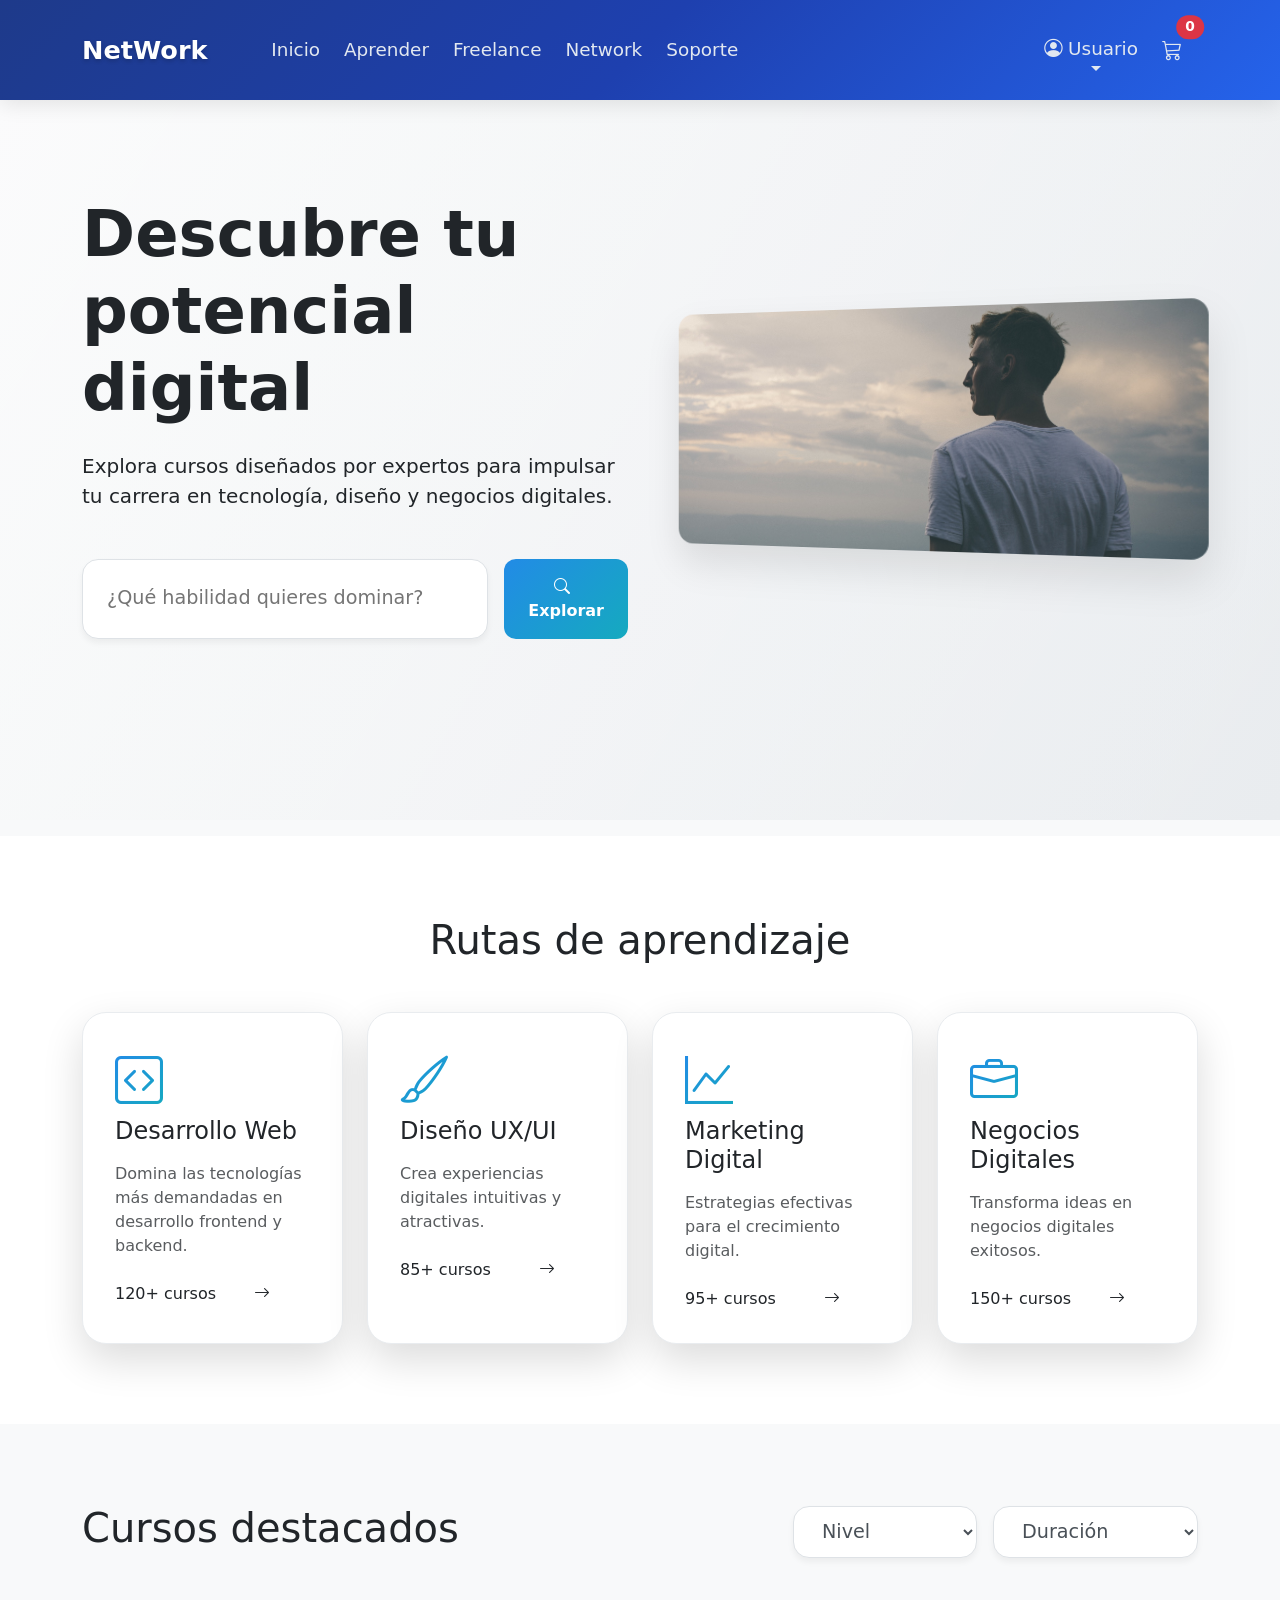
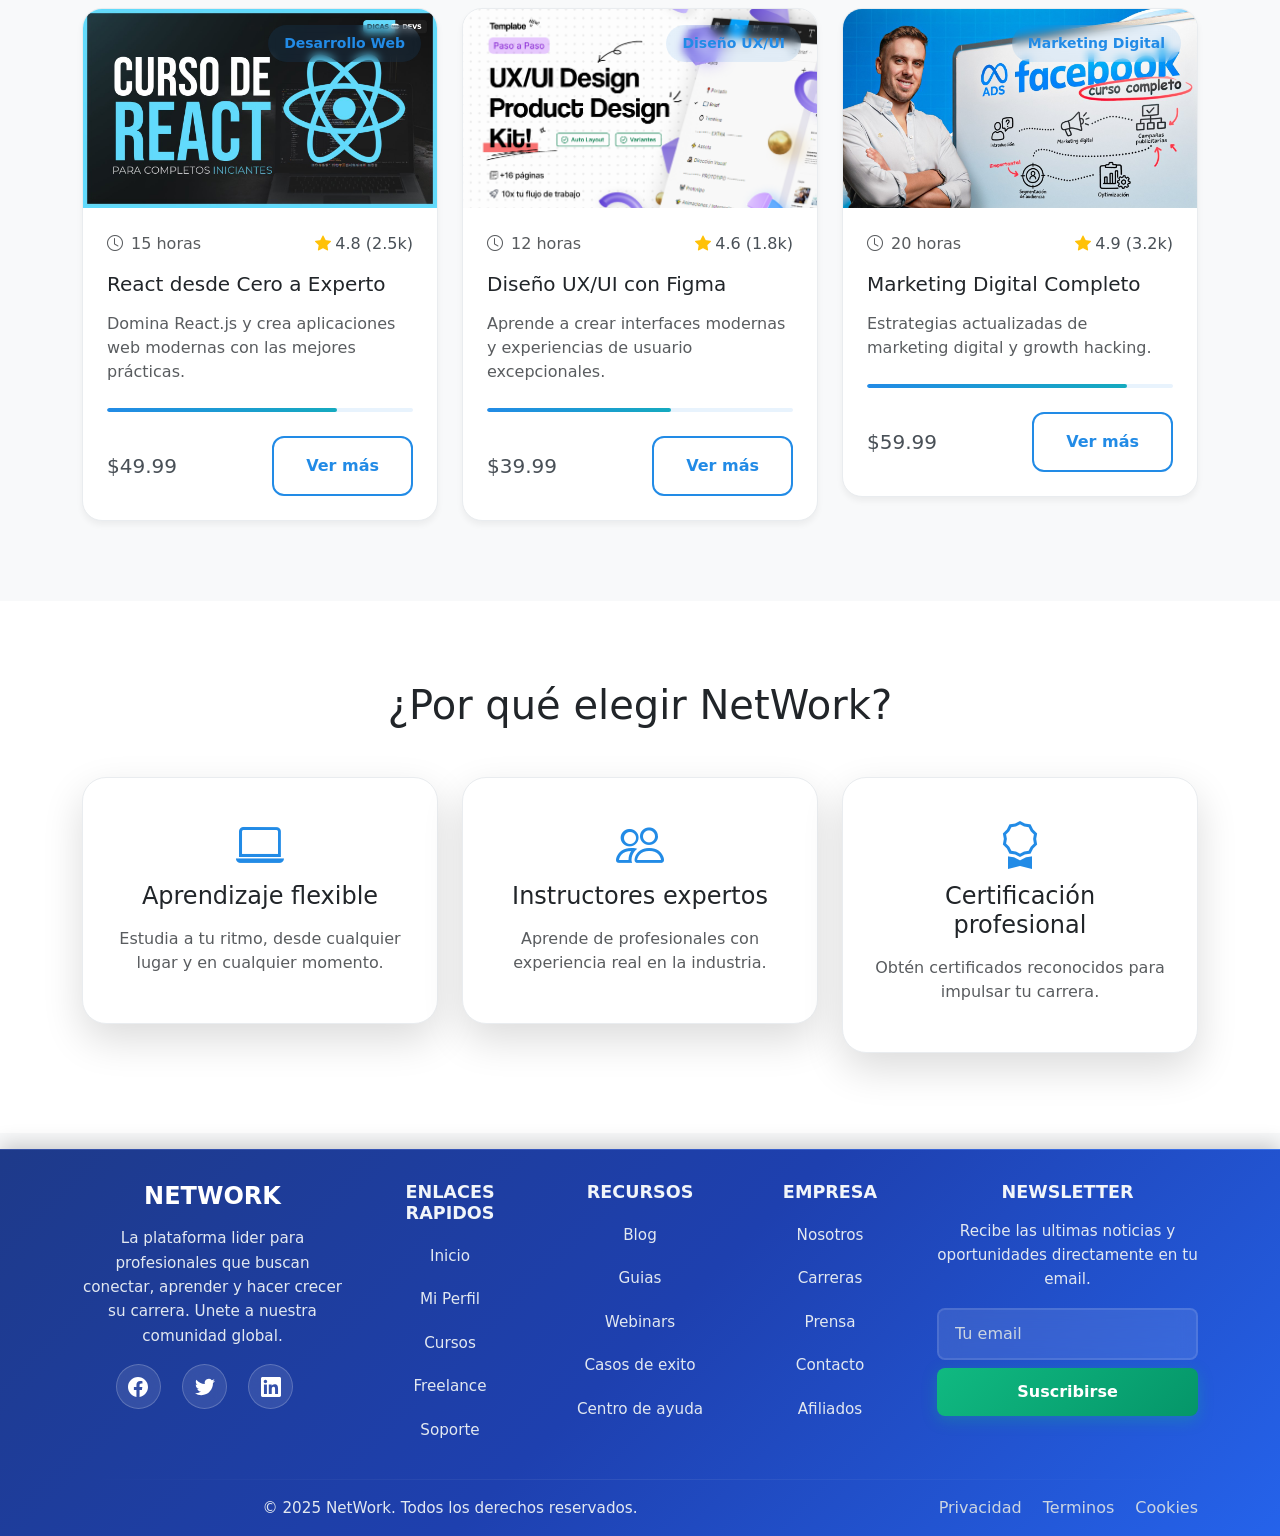
<file: aprender.html>
<!DOCTYPE html>
<html>

<head>
    <title>NetWork - Aprender</title>
    <link href="./css/bootstrap.min.css" rel="stylesheet">
    <link href="https://cdn.jsdelivr.net/npm/bootstrap-icons@1.11.3/font/bootstrap-icons.min.css" rel="stylesheet">
    <script src="./js/bootstrap.bundle.min.js"></script>
    <link rel="stylesheet" href="./css/style.css">
</head>

<body>
    <header></header>

    <main>
        <!-- Hero Section -->
        <section class="learn-hero">
            <div class="container learn-content">
                <div class="row align-items-center">
                    <div class="col-lg-6">
                        <h1 class="display-3 fw-bold mb-4">Descubre tu potencial digital</h1>
                        <p class="lead mb-5">Explora cursos diseñados por expertos para impulsar tu carrera en tecnología, diseño y negocios digitales.</p>
                        <form class="d-flex gap-3 mb-4" id="searchForm">
                            <input type="search" class="learn-search" placeholder="¿Qué habilidad quieres dominar?">
                            <button class="learn-btn-primary px-4" type="submit">
                                <i class="bi bi-search me-2"></i>Explorar
                            </button>
                        </form>
                    </div>
                    <div class="col-lg-6 d-none d-lg-block">
                        <img src="./img/man-horizon.jpg" alt="Aprendizaje" class="img-fluid rounded-4" style="transform: perspective(1000px) rotateY(-15deg); box-shadow: 0 20px 40px rgba(0,0,0,0.1);">
                    </div>
                </div>
            </div>
        </section>

        <!-- Categorías -->
        <section class="learn-categories">
            <div class="container">
                <h2 class="text-center h1 mb-5">Rutas de aprendizaje</h2>
                <div class="row g-4">
                    <div class="col-md-6 col-lg-3">
                        <div class="learn-category-card h-100">
                            <i class="bi bi-code-square learn-category-icon"></i>
                            <h3 class="h4 mb-3">Desarrollo Web</h3>
                            <p class="mb-4 text-muted">Domina las tecnologías más demandadas en desarrollo frontend y backend.</p>
                            <div class="d-flex justify-content-between align-items-center">
                                <span>120+ cursos</span>
                                <i class="bi bi-arrow-right"></i>
                            </div>
                        </div>
                    </div>
                    <div class="col-md-6 col-lg-3">
                        <div class="learn-category-card h-100">
                            <i class="bi bi-brush learn-category-icon"></i>
                            <h3 class="h4 mb-3">Diseño UX/UI</h3>
                            <p class="mb-4 text-muted">Crea experiencias digitales intuitivas y atractivas.</p>
                            <div class="d-flex justify-content-between align-items-center">
                                <span>85+ cursos</span>
                                <i class="bi bi-arrow-right"></i>
                            </div>
                        </div>
                    </div>
                    <div class="col-md-6 col-lg-3">
                        <div class="learn-category-card h-100">
                            <i class="bi bi-graph-up learn-category-icon"></i>
                            <h3 class="h4 mb-3">Marketing Digital</h3>
                            <p class="mb-4 text-muted">Estrategias efectivas para el crecimiento digital.</p>
                            <div class="d-flex justify-content-between align-items-center">
                                <span>95+ cursos</span>
                                <i class="bi bi-arrow-right"></i>
                            </div>
                        </div>
                    </div>
                    <div class="col-md-6 col-lg-3">
                        <div class="learn-category-card h-100">
                            <i class="bi bi-briefcase learn-category-icon"></i>
                            <h3 class="h4 mb-3">Negocios Digitales</h3>
                            <p class="mb-4 text-muted">Transforma ideas en negocios digitales exitosos.</p>
                            <div class="d-flex justify-content-between align-items-center">
                                <span>150+ cursos</span>
                                <i class="bi bi-arrow-right"></i>
                            </div>
                        </div>
                    </div>
                </div>
            </div>
        </section>

        <!-- Cursos -->
        <section class="learn-courses">
            <div class="container">
                <div class="d-flex justify-content-between align-items-center mb-5">
                    <h2 class="h1">Cursos destacados</h2>
                    <div class="d-flex gap-3">
                        <select class="learn-search" style="width: auto">
                            <option value="">Nivel</option>
                            <option>Principiante</option>
                            <option>Intermedio</option>
                            <option>Avanzado</option>
                        </select>
                        <select class="learn-search" style="width: auto">
                            <option value="">Duración</option>
                            <option>Corto (0-5h)</option>
                            <option>Medio (5-10h)</option>
                            <option>Largo (10h+)</option>
                        </select>
                    </div>
                </div>

                <div class="row g-4">
                    <!-- Curso 1 -->
                    <div class="col-md-6 col-lg-4">
                        <div class="learn-course-card">
                            <div class="learn-course-image">
                                <img src="./img/react.jpg" alt="React Course">
                                <span class="learn-course-badge">Desarrollo Web</span>
                            </div>
                            <div class="learn-course-content">
                                <div class="d-flex justify-content-between align-items-center mb-3">
                                    <span class="text-muted"><i class="bi bi-clock me-2"></i>15 horas</span>
                                    <div class="d-flex align-items-center">
                                        <i class="bi bi-star-fill text-warning me-1"></i>
                                        <span>4.8 (2.5k)</span>
                                    </div>
                                </div>
                                <h5 class="mb-3">React desde Cero a Experto</h5>
                                <p class="text-muted mb-4">Domina React.js y crea aplicaciones web modernas con las mejores prácticas.</p>
                                <div class="learn-course-progress mb-4">
                                    <div class="learn-course-progress-bar" style="width: 75%"></div>
                                </div>
                                <div class="d-flex justify-content-between align-items-center">
                                    <span class="h5 mb-0">$49.99</span>
                                    <button class="learn-btn-outline" data-bs-toggle="modal" data-bs-target="#courseModal">Ver más</button>
                                </div>
                            </div>
                        </div>
                    </div>

                    <!-- Curso 2 -->
                    <div class="col-md-6 col-lg-4">
                        <div class="learn-course-card">
                            <div class="learn-course-image">
                                <img src="./img/figma.jpg" alt="UX/UI Course">
                                <span class="learn-course-badge">Diseño UX/UI</span>
                            </div>
                            <div class="learn-course-content">
                                <div class="d-flex justify-content-between align-items-center mb-3">
                                    <span class="text-muted"><i class="bi bi-clock me-2"></i>12 horas</span>
                                    <div class="d-flex align-items-center">
                                        <i class="bi bi-star-fill text-warning me-1"></i>
                                        <span>4.6 (1.8k)</span>
                                    </div>
                                </div>
                                <h5 class="mb-3">Diseño UX/UI con Figma</h5>
                                <p class="text-muted mb-4">Aprende a crear interfaces modernas y experiencias de usuario excepcionales.</p>
                                <div class="learn-course-progress mb-4">
                                    <div class="learn-course-progress-bar" style="width: 60%"></div>
                                </div>
                                <div class="d-flex justify-content-between align-items-center">
                                    <span class="h5 mb-0">$39.99</span>
                                    <button class="learn-btn-outline" data-bs-toggle="modal" data-bs-target="#courseModal">Ver más</button>
                                </div>
                            </div>
                        </div>
                    </div>

                    <!-- Curso 3 -->
                    <div class="col-md-6 col-lg-4">
                        <div class="learn-course-card">
                            <div class="learn-course-image">
                                <img src="./img/marketingdigital.jpg" alt="Marketing Course">
                                <span class="learn-course-badge">Marketing Digital</span>
                            </div>
                            <div class="learn-course-content">
                                <div class="d-flex justify-content-between align-items-center mb-3">
                                    <span class="text-muted"><i class="bi bi-clock me-2"></i>20 horas</span>
                                    <div class="d-flex align-items-center">
                                        <i class="bi bi-star-fill text-warning me-1"></i>
                                        <span>4.9 (3.2k)</span>
                                    </div>
                                </div>
                                <h5 class="mb-3">Marketing Digital Completo</h5>
                                <p class="text-muted mb-4">Estrategias actualizadas de marketing digital y growth hacking.</p>
                                <div class="learn-course-progress mb-4">
                                    <div class="learn-course-progress-bar" style="width: 85%"></div>
                                </div>
                                <div class="d-flex justify-content-between align-items-center">
                                    <span class="h5 mb-0">$59.99</span>
                                    <button class="learn-btn-outline" data-bs-toggle="modal" data-bs-target="#courseModal">Ver más</button>
                                </div>
                            </div>
                        </div>
                    </div>
                </div>
            </div>
        </section>

        <!-- Beneficios -->
        <section class="learn-benefits">
            <div class="container">
                <h2 class="text-center h1 mb-5">¿Por qué elegir NetWork?</h2>
                <div class="row g-4">
                    <div class="col-md-4">
                        <div class="learn-benefit-card">
                            <i class="bi bi-laptop learn-benefit-icon"></i>
                            <h4 class="mb-3">Aprendizaje flexible</h4>
                            <p class="text-muted">Estudia a tu ritmo, desde cualquier lugar y en cualquier momento.</p>
                        </div>
                    </div>
                    <div class="col-md-4">
                        <div class="learn-benefit-card">
                            <i class="bi bi-people learn-benefit-icon"></i>
                            <h4 class="mb-3">Instructores expertos</h4>
                            <p class="text-muted">Aprende de profesionales con experiencia real en la industria.</p>
                        </div>
                    </div>
                    <div class="col-md-4">
                        <div class="learn-benefit-card">
                            <i class="bi bi-award learn-benefit-icon"></i>
                            <h4 class="mb-3">Certificación profesional</h4>
                            <p class="text-muted">Obtén certificados reconocidos para impulsar tu carrera.</p>
                        </div>
                    </div>
                </div>
            </div>
        </section>

        <!-- Modal de curso -->
        <div class="modal fade learn-modal" id="courseModal" tabindex="-1">
            <div class="modal-dialog modal-lg">
                <div class="modal-content">
                    <div class="modal-header">
                        <button type="button" class="btn-close" data-bs-dismiss="modal" aria-label="Cerrar">
                            <i class="bi bi-x"></i>
                        </button>
                    </div>
                    <div class="modal-body">
                        <div class="row">
                            <div class="col-lg-8">
                                <span class="learn-course-badge mb-2">Desarrollo Web</span>
                                <h3 class="mb-3">React desde Cero a Experto</h3>
                                <div class="d-flex align-items-center mb-4">
                                    <div class="me-4">
                                        <i class="bi bi-star-fill text-warning me-1"></i>
                                        <span>4.8</span>
                                    </div>
                                    <span class="text-muted">2,500 estudiantes</span>
                                </div>
                                <p class="mb-4">Domina React.js y crea aplicaciones web modernas con las mejores prácticas. Este curso te llevará desde los conceptos básicos hasta técnicas avanzadas.</p>
                                
                                <h5 class="mb-3">Lo que aprenderás</h5>
                                <ul class="learn-feature-list list-unstyled">
                                    <li><i class="bi bi-check2-circle"></i>Fundamentos de React y JSX</li>
                                    <li><i class="bi bi-check2-circle"></i>Hooks y gestión de estado</li>
                                    <li><i class="bi bi-check2-circle"></i>Context API y Redux</li>
                                    <li><i class="bi bi-check2-circle"></i>Testing y optimización</li>
                                </ul>
                            </div>
                            <div class="col-lg-4">
                                <div class="learn-price-card">
                                    <h4 class="mb-4">$49.99</h4>
                                    <ul class="list-unstyled mb-4">
                                        <li class="mb-3"><i class="bi bi-clock me-2"></i>15 horas de video</li>
                                        <li class="mb-3"><i class="bi bi-file-text me-2"></i>5 proyectos prácticos</li>
                                        <li class="mb-3"><i class="bi bi-infinity me-2"></i>Acceso de por vida</li>
                                        <li class="mb-3"><i class="bi bi-award me-2"></i>Certificado</li>
                                    </ul>
                                    <button class="learn-btn-primary w-100 mb-2">Inscribirme ahora</button>
                                    <button class="learn-btn-outline w-100">Añadir al carrito</button>
                                </div>
                            </div>
                        </div>
                    </div>
                </div>
            </div>
        </div>
    </main>

    <footer class="footer text-center mt-3"></footer>

    <!-- Scripts -->
    <script src="./js/components/header.js"></script>
    <script src="./js/components/footer.js"></script>
    <script src="./js/index.js"></script>
    <script src="./js/aprender.js"></script>
</body>

</html>
</file>
<file: css/style.css>
/* ===========================================
   ESTILOS PARA PÁGINA DE INICIO (INDEX)
   =========================================== */

.background-img {
    position: relative;
    width: 100%;
    height: 100vh;
    background-image: url('../img/man-horizon.jpg');
    background-size: cover;
}

.navbar-inicio {
    width: 100%;
    background: #0000004D;
    backdrop-filter: blur(5px);
    padding: 1.5rem 1rem;
    font-size: 1.25rem;
    box-shadow: 0 4px 20px rgba(0, 0, 0, 0.1);
}

.navbar-brand-inicio {
    position: absolute;
    top: 25%;
    left: 4%;
    font-size: 1.6rem;
    font-weight: 700;
    color: #ffffff;
    text-shadow: 0 2px 4px rgba(0, 0, 0, 0.2);
    text-decoration: none;
}

.nav-link-inicio {
    color: #ffffff;
    text-decoration: none;
    font-weight: 600;
    padding: 8px 16px;
    border-radius: 6px;
}

.nav-link-inicio:hover {
    background-color: rgba(255, 255, 255, 0.1);
}

.img-text {
    position: absolute;
    top: 40%;
    left: 10%;
    max-width: 600px;
    color: white;
    font-weight: bold;
    text-shadow: 2px 2px 4px rgba(0, 0, 0, 0.7);
    animation: scale-up-center 2s;
}

.index-network {
    background: #ffffff;
    padding: 5rem 0;
    animation: appear linear;
    animation-timeline: view();
    animation-range: entry 0;
}

.main-text {
    max-width: 800px;
    text-align: center;
    margin: 0 auto;
}

.index-benefits {
    background: #f8f9fa;
    padding: 5rem 0;
    animation: appear linear;
    animation-timeline: view();
    animation-range: entry 0;
}

/* Animaciones para la página de inicio */
@keyframes scale-up-center {
    0% {
        transform: scale(.5)
    }

    100% {
        transform: scale(1)
    }
}

@keyframes appear {
    from {
        opacity: 0;
        scale: 0.5;
    }

    to {
        opacity: 1;
        scale: 1;
    }
}

/* ===========================================
   ESTILOS PARA FORMULARIOS DE AUTENTICACIÓN LIMPIOS
   =========================================== */

.auth-body {
    background: linear-gradient(135deg, #f8fafc 0%, #e2e8f0 100%);
    min-height: 100vh;
    font-family: 'Segoe UI', Tahoma, Geneva, Verdana, sans-serif;
}

.auth-header {
    background: linear-gradient(135deg, #1e3a8a 0%, #1e40af 50%, #2563eb 100%);
    box-shadow: 0 4px 20px rgba(0, 0, 0, 0.1);
    backdrop-filter: blur(10px);
    padding: 1.5rem 0;
    position: sticky;
    top: 0;
    z-index: 10;
}

.auth-brand {
    font-size: 1.5rem;
    font-weight: 700;
    color: #ffffff;
    text-decoration: none;
    text-shadow: 0 2px 4px rgba(0, 0, 0, 0.2);
    display: flex;
    align-items: center;
    transition: all 0.3s ease;
}

.auth-brand:hover {
    color: #10b981;
    text-decoration: none;
    transform: scale(1.05);
}

.auth-nav-link {
    color: #e2e8f0;
    text-decoration: none;
    font-size: 0.9rem;
    font-weight: 500;
    padding: 0.5rem 1rem;
    border-radius: 6px;
    transition: all 0.3s ease;
}

.auth-nav-link:hover {
    color: #10b981;
    text-decoration: none;
    background-color: rgba(255, 255, 255, 0.1);
    transform: translateY(-2px);
}

.auth-main {
    padding: 3rem 0;
    min-height: calc(100vh - 80px);
    display: flex;
    align-items: center;
}

.auth-card-clean {
    background: white;
    border-radius: 16px;
    padding: 2.5rem;
    box-shadow: 0 4px 6px -1px rgba(0, 0, 0, 0.1), 0 2px 4px -1px rgba(0, 0, 0, 0.06);
    border: 1px solid #e2e8f0;
    max-width: 100%;
}

.auth-title-clean {
    font-size: 1.875rem;
    font-weight: 700;
    color: #1e293b;
    margin-bottom: 0.5rem;
}

.auth-subtitle-clean {
    color: #64748b;
    font-size: 1rem;
    margin-bottom: 0;
}

.auth-form-clean .form-label {
    font-weight: 600;
    color: #374151;
    margin-bottom: 0.5rem;
    font-size: 0.9rem;
    display: flex;
    align-items: center;
}

.form-control-clean {
    border: 1.5px solid #d1d5db;
    border-radius: 8px;
    padding: 0.75rem 1rem;
    font-size: 1rem;
    transition: all 0.15s ease-in-out;
    background: #ffffff;
}

.form-control-clean:focus {
    outline: none;
    border-color: #2563eb;
    box-shadow: 0 0 0 3px rgba(37, 99, 235, 0.1);
}

.form-control-clean::placeholder {
    color: #9ca3af;
}

.btn-primary-clean {
    background: linear-gradient(135deg, #2563eb 0%, #1d4ed8 100%);
    border: none;
    border-radius: 8px;
    padding: 0.875rem 1.5rem;
    font-size: 1rem;
    font-weight: 600;
    color: white;
    transition: all 0.15s ease-in-out;
    box-shadow: 0 1px 2px 0 rgba(0, 0, 0, 0.05);
}

.btn-primary-clean:hover {
    background: linear-gradient(135deg, #1d4ed8 0%, #1e40af 100%);
    transform: translateY(-1px);
    box-shadow: 0 4px 6px -1px rgba(0, 0, 0, 0.1), 0 2px 4px -1px rgba(0, 0, 0, 0.06);
    color: white;
}

.btn-primary-clean:focus {
    outline: none;
    box-shadow: 0 0 0 3px rgba(37, 99, 235, 0.25);
}

.link-primary {
    color: #2563eb;
    text-decoration: none;
    font-weight: 600;
}

.link-primary:hover {
    color: #1d4ed8;
    text-decoration: underline;
}

.auth-card-clean .alert {
    border: none;
    border-radius: 8px;
    padding: 0.875rem 1rem;
    font-size: 0.9rem;
    margin-bottom: 1.5rem;
}

.auth-card-clean .alert-danger {
    background-color: #fef2f2;
    color: #dc2626;
    border-left: 4px solid #ef4444;
}

.auth-card-clean .alert-success {
    background-color: #f0fdf4;
    color: #16a34a;
    border-left: 4px solid #22c55e;
}

/* Responsive adjustments */
@media (max-width: 768px) {
    .auth-card-clean {
        padding: 1.5rem;
        margin: 1rem;
    }
    
    .auth-main {
        padding: 1.5rem 0;
    }
    
    .auth-title-clean {
        font-size: 1.5rem;
    }
}

/* ===========================================
   ESTILOS PARA PÁGINA DE PERFIL
   =========================================== */

.learn-hero-profile {
    min-height: 20vh;
    padding: 2rem 0 1rem 0;
}

/* Perfil - avatar circle */
.avatar-circle {
    width: 120px;
    height: 120px;
    border-radius: 50%;
    background: linear-gradient(135deg, #1e3a8a, #2563eb);
    display: inline-flex;
    align-items: center;
    justify-content: center;
    color: #fff;
    font-size: 3rem;
    font-weight: 700;
    box-shadow: 0 16px 40px rgba(0,0,0,0.14);
}
.avatar-initial { line-height: 1; }

.layout-container {
    display: flex;
    flex-direction: row;
    align-items: flex-start;
    gap: 2rem;
    margin-top: -1rem;
    margin-bottom: 3rem;
}

.sidebar {
    width: 500px;
    background-color: #f4f4f4;
    padding: 3rem;
    border-radius: 20px;
    margin-bottom: 2rem;
}

.info-section {
    position: relative;
}

.settings-icon {
    position: absolute;
    top: 16px;
    right: 16px;
    font-size: 1.5rem;
    color: #228be6;
    cursor: pointer;
    transition: transform 0.2s ease, color 0.2s ease;
    border-radius: 10px;
    width: 36px;
    height: 36px;
    display: inline-flex;
    align-items: center;
    justify-content: center;
}

.settings-icon:hover {
    transform: rotate(20deg) scale(1.05);
    color: #1d4ed8;
}

.logout-icon {
    position: absolute;
    top: -8px;
    right: 30px;
    font-size: 2rem;
    color: #228be6;
}

.switch1 {
    position: absolute;
    top: 28%;
    right: 3%;
    transform: scale(1.4);
}

.switch2 {
    position: absolute;
    top: 37%;
    right: 3%;
    transform: scale(1.4);
}

.switch3 {
    position: absolute;
    top: 47%;
    right: 3%;
    transform: scale(1.4);
}

.switch4 {
    position: absolute;
    top: 57%;
    right: 3%;
    transform: scale(1.4);
}

/* ===========================================
   ESTILOS PARA PÁGINA DE SOPORTE
   =========================================== */

.learn-hero.soporte {
    min-height: 20vh;
    padding: 2rem 0 1rem 0;
}

/* Contenido de soporte más pegado al hero */
.learn-hero.soporte + main .container {
    margin-top: -1rem;
}

/* Fondo consistente para página de soporte */
body {
    background: #f8f9fa;
}

/* ===========================================
   ESTILOS PARA CARRITO
   =========================================== */
.cart-steps {
    list-style: none;
    display: inline-flex;
    gap: 1.25rem;
    padding: 0.75rem 1rem;
    margin: 0;
    background: #ffffff;
    border: 1px solid #e9ecef;
    border-radius: 12px;
    box-shadow: 0 4px 6px rgba(0,0,0,0.04);
    align-items: center;
    flex-wrap: wrap;
}
.cart-steps li {
    background: #fff;
    border: 1px solid #e9ecef;
    color: #6c757d;
    padding: 0.4rem 0.75rem;
    border-radius: 999px;
    display: inline-flex;
    align-items: center;
    gap: 0.5rem;
    font-weight: 600;
    position: relative;
}
.cart-steps li.active {
    color: #228be6;
    border-color: #228be6;
    background: rgba(34, 139, 230, 0.06);
}
.cart-steps li:not(:last-child)::after {
    content: '';
    display: inline-block;
    width: 42px;
    height: 2px;
    background: #e9ecef;
    margin-left: 0.75rem;
    margin-right: -0.25rem;
}
.cart-steps li.active:not(:last-child)::after {
    background: #228be6;
}
.cart-steps .step-index {
    display: inline-flex;
    align-items: center;
    justify-content: center;
    width: 24px;
    height: 24px;
    border-radius: 50%;
    background: #e9ecef;
    color: #495057;
    font-size: 0.85rem;
    box-shadow: inset 0 1px 2px rgba(0,0,0,0.05);
}
.cart-steps li.active .step-index {
    background: #228be6;
    color: #fff;
}

.cart-summary .card-title {
    font-weight: 700;
}
.cart-list .list-group-item {
    border-radius: 12px;
    border: 1px solid #e9ecef;
    margin-bottom: 0.75rem;
}

/* Carrusel horizontal de recomendados */
.rec-wrapper {
    padding: 0 2.5rem;
}
.rec-prev, .rec-next {
    position: absolute;
    top: 50%;
    transform: translateY(-50%);
    z-index: 2;
    width: 36px;
    height: 36px;
    border-radius: 50%;
    box-shadow: 0 2px 6px rgba(0,0,0,0.1);
}
.rec-prev { left: 0; }
.rec-next { right: 0; }
.rec-scroll {
    scroll-behavior: smooth;
    scrollbar-width: thin;
}
.rec-scroll::-webkit-scrollbar {
    height: 8px;
}
.rec-scroll::-webkit-scrollbar-thumb {
    background: #cbd5e1;
    border-radius: 999px;
}

/* ===========================================
   ESTILOS GLOBALES - NAVBAR
   =========================================== */
.navbar {
    padding: 1.5rem 1rem;
    font-size: 1.25rem;
    background: linear-gradient(135deg, #1e3a8a 0%, #1e40af 50%, #2563eb 100%);
    box-shadow: 0 4px 20px rgba(0, 0, 0, 0.1);
    backdrop-filter: blur(10px);
    position: relative;
    z-index: 1050; /* Asegurar que esté por encima de otros elementos */
}

/* Asegurar que los dropdowns se muestren correctamente */
.dropdown-menu {
    z-index: 1055 !important;
}

.navbar .dropdown-menu {
    z-index: 1055 !important;
}

.navbar-brand {
    font-size: 1.6rem;
    font-weight: 700;
    color: #ffffff;
    margin-right: 5%;
    text-shadow: 0 2px 4px rgba(0, 0, 0, 0.2);
    transition: all 0.3s ease;
    text-decoration: none;
}

.navbar-brand:hover {
    color: #10b981;
    transform: scale(1.05);
}

.nav-link {
    font-size: 1.15rem;
    color: #e2e8f0;
    font-weight: 500;
    padding: 0.5rem 1rem;
    border-radius: 6px;
    transition: all 0.3s ease;
    position: relative;
}

.nav-link::after {
    content: '';
    position: absolute;
    bottom: 0;
    left: 50%;
    width: 0;
    height: 2px;
    background: linear-gradient(90deg, #10b981, #059669);
    transition: all 0.3s ease;
    transform: translateX(-50%);
}

.nav-link:hover::after {
    width: 80%;
}

.nav-link:hover {
    color: #10b981;
    background-color: rgba(255, 255, 255, 0.1);
    transform: translateY(-2px);
}

.nav-item {
    margin-right: 8px;
}

.navbar .d-flex {
    margin-right: 5%;
}

.navbar .form-control {
    background-color: rgba(255, 255, 255, 0.1);
    border: 2px solid rgba(255, 255, 255, 0.2);
    color: #ffffff;
    backdrop-filter: blur(10px);
    border-radius: 8px;
    padding: 0.6rem 1rem;
    transition: all 0.3s ease;
}

.navbar .form-control:focus {
    background-color: rgba(255, 255, 255, 0.15);
    border-color: #10b981;
    color: #ffffff;
    box-shadow: 0 0 0 0.2rem rgba(16, 185, 129, 0.25);
}

.navbar .form-control::placeholder {
    color: #cbd5e1;
}

.navbar .btn-outline-light {
    border: 2px solid rgba(255, 255, 255, 0.3);
    color: #ffffff;
    font-weight: 600;
    padding: 0.6rem 1.2rem;
    border-radius: 8px;
    transition: all 0.3s ease;
    backdrop-filter: blur(10px);
}

.navbar .btn-outline-light:hover {
    background: linear-gradient(135deg, #10b981, #059669);
    border-color: #10b981;
    color: #ffffff;
    transform: translateY(-2px);
    box-shadow: 0 6px 20px rgba(16, 185, 129, 0.4);
}

/* Mejoras del navbar toggler */
.navbar-toggler {
    border: 2px solid rgba(255, 255, 255, 0.3);
    padding: 0.5rem;
    border-radius: 6px;
    transition: all 0.3s ease;
}

.navbar-toggler:hover {
    border-color: #10b981;
    box-shadow: 0 0 0 0.2rem rgba(16, 185, 129, 0.25);
}

.navbar-toggler-icon {
    background-image: url("data:image/svg+xml,%3csvg xmlns='http://www.w3.org/2000/svg' viewBox='0 0 30 30'%3e%3cpath stroke='rgba%28255, 255, 255, 0.8%29' stroke-linecap='round' stroke-miterlimit='10' stroke-width='2' d='M4 7h22M4 15h22M4 23h22'/%3e%3c/svg%3e");
}

.nav-link {
    margin: 0.2rem 0;
}

.navbar .d-flex {
    margin-top: 1rem;
    margin-right: 0;
}

/* Espaciado del cuerpo para footer fijo */
body {
    min-height: 100vh;
    display: flex;
    flex-direction: column;
    margin: 0;
    padding: 0;
}

section {
    flex: 1;
}

/* Estilos del footer */
.footer {
    width: 100%;
    background: linear-gradient(135deg, #1e3a8a 0%, #1e40af 50%, #2563eb 100%);
    color: #ffffff;
    box-shadow: 0 -4px 20px rgba(0, 0, 0, 0.2);
    backdrop-filter: blur(15px);
    border-top: 1px solid rgba(255, 255, 255, 0.1);
}

.footer h5 {
    color: #ffffff;
    font-weight: 700;
    margin-bottom: 1rem;
    font-size: 1.5rem;
}

.footer h6 {
    color: #f1f5f9;
    font-weight: 600;
    margin-bottom: 1rem;
    font-size: 1.1rem;
}

.footer p {
    line-height: 1.6;
    font-size: 0.95rem;
    color: #e2e8f0;
}

.footer a {
    color: #cbd5e1;
    transition: all 0.3s ease;
    font-weight: 500;
}

.footer a:hover {
    color: #10b981;
    text-decoration: none;
    transform: translateX(3px);
}

.footer .social-links a {
    display: inline-flex;
    align-items: center;
    justify-content: center;
    width: 45px;
    height: 45px;
    background-color: rgba(255, 255, 255, 0.1);
    border-radius: 50%;
    transition: all 0.3s ease;
    color: #ffffff;
    backdrop-filter: blur(10px);
    border: 1px solid rgba(255, 255, 255, 0.2);
}

.footer .social-links a:hover {
    background-color: #10b981;
    color: #ffffff;
    transform: translateY(-3px);
    box-shadow: 0 6px 20px rgba(16, 185, 129, 0.4);
}

.footer ul li {
    margin-bottom: 0.7rem;
}

.footer ul li a {
    font-size: 0.95rem;
    padding: 0.3rem 0;
    display: block;
    color: #e2e8f0;
    position: relative;
}

.footer ul li a::before {
    content: '';
    position: absolute;
    left: 0;
    bottom: 0;
    width: 0;
    height: 2px;
    background-color: #10b981;
    transition: width 0.3s ease;
}

.footer ul li a:hover::before {
    width: 100%;
}

.footer hr {
    border: none;
    height: 1px;
    background: linear-gradient(90deg, transparent, rgba(255, 255, 255, 0.3), transparent);
    margin: 2.5rem 0;
}

.footer .form-control {
    background-color: rgba(255, 255, 255, 0.1);
    border: 2px solid rgba(255, 255, 255, 0.2);
    color: #ffffff;
    backdrop-filter: blur(10px);
    border-radius: 8px;
    padding: 0.75rem 1rem;
}

.footer .form-control:focus {
    background-color: rgba(255, 255, 255, 0.15);
    border-color: #10b981;
    color: #ffffff;
    box-shadow: 0 0 0 0.2rem rgba(16, 185, 129, 0.25);
}

.footer .form-control::placeholder {
    color: #cbd5e1;
}

.footer .btn-primary {
    background: linear-gradient(135deg, #10b981, #059669);
    border: none;
    border-radius: 8px;
    padding: 0.75rem 1.5rem;
    font-weight: 600;
    transition: all 0.3s ease;
    box-shadow: 0 4px 15px rgba(16, 185, 129, 0.3);
}

.footer .btn-primary:hover {
    background: linear-gradient(135deg, #059669, #047857);
    transform: translateY(-2px);
    box-shadow: 0 6px 20px rgba(16, 185, 129, 0.4);
}

.footer .text-muted {
    color: #e2e8f0 !important;
}

/* ===========================================
   ESTILOS PARA PÁGINA DE APRENDIZAJE
   =========================================== */
.learn-hero {
    position: relative;
    min-height: 80vh;
    background: linear-gradient(120deg, #f8f9fa 0%, #e9ecef 100%);
    overflow: hidden;
    padding: 6rem 0;
}

.learn-hero::before {
    content: '';
    position: absolute;
    width: 100%;
    height: 100%;
    top: 0;
    left: 0;
    background: linear-gradient(120deg, rgba(255, 255, 255, 0.4) 0%, rgba(255, 255, 255, 0) 100%);
}

.learn-hero h1,
.learn-hero p {
    color: #212529;
}

.learn-content {
    position: relative;
    z-index: 1;
}

.learn-search {
    background: #ffffff;
    border: 1px solid #dee2e6;
    border-radius: 16px;
    padding: 0.8rem 1.5rem;
    color: #495057;
    font-size: 1.2rem;
    width: 100%;
    transition: all 0.3s ease;
    box-shadow: 0 4px 6px rgba(0, 0, 0, 0.05);
}

.learn-search:focus {
    background: #ffffff;
    border-color: #228be6;
    box-shadow: 0 0 0 4px rgba(34, 139, 230, 0.15);
    outline: none;
}

.learn-categories {
    background: #ffffff;
    padding: 5rem 0;
    position: relative;
    margin-top: 1rem;
}

.learn-category-card {
    background: #ffffff;
    border: 1px solid #e9ecef;
    border-radius: 24px;
    padding: 2rem;
    transition: all 0.4s cubic-bezier(0.4, 0, 0.2, 1);
    position: relative;
    overflow: hidden;
    box-shadow: 0 16px 40px rgba(0, 0, 0, 0.14) !important;
}

.learn-category-card .d-flex {
    padding-right: 1rem;
}

.learn-category-card .bi-arrow-right {
    margin-right: 1.5rem;
    transition: transform 0.3s ease;
}

.learn-category-card:hover .bi-arrow-right {
    transform: translateX(-5px);
}

.learn-category-card:hover {
    transform: translateY(-10px) scale(1.02);
    border-color: #228be6;
    box-shadow: 0 28px 56px rgba(34, 139, 230, 0.22), 0 10px 24px rgba(0, 0, 0, 0.12) !important;
}

.learn-category-icon {
    font-size: 3rem;
    margin-bottom: 1.5rem;
    background: linear-gradient(135deg, #228be6, #15aabf);
    background-clip: text;
    -webkit-background-clip: text;
    -webkit-text-fill-color: transparent;
}

.learn-courses {
    background: #f8f9fa;
    padding: 5rem 0;
}

.learn-course-card {
    background: #ffffff;
    border: 1px solid #e9ecef;
    border-radius: 20px;
    overflow: hidden;
    transition: all 0.4s cubic-bezier(0.4, 0, 0.2, 1);
    box-shadow: 0 4px 6px rgba(0, 0, 0, 0.05);
}

.learn-course-card:hover {
    transform: translateY(-10px);
    border-color: #228be6;
    box-shadow: 0 20px 40px rgba(34, 139, 230, 0.1);
}

.learn-course-image {
    position: relative;
    overflow: hidden;
    padding-top: 56.25%;
    /* 16:9 aspect ratio */
}

.learn-course-image img {
    position: absolute;
    top: 0;
    left: 0;
    width: 100%;
    height: 100%;
    object-fit: cover;
    transition: transform 0.6s ease;
}

.learn-course-card:hover .learn-course-image img {
    transform: scale(1.1);
}

.learn-course-content {
    padding: 1.5rem;
    color: #495057;
}

.learn-course-content h5 {
    color: #212529;
}

.learn-course-badge {
    position: absolute;
    top: 1rem;
    right: 1rem;
    padding: 0.5rem 1rem;
    border-radius: 20px;
    font-weight: 600;
    font-size: 0.875rem;
    background: rgba(34, 139, 230, 0.1);
    color: #228be6;
    backdrop-filter: blur(4px);
}

.learn-course-progress {
    height: 4px;
    background: rgba(34, 139, 230, 0.1);
    border-radius: 2px;
    overflow: hidden;
}

.learn-course-progress-bar {
    height: 100%;
    background: linear-gradient(90deg, #228be6, #15aabf);
    border-radius: 2px;
    transition: width 0.4s ease;
}

.learn-benefits {
    background: #ffffff;
    padding: 5rem 0;
    position: relative;
}

.learn-benefit-card {
    background: #ffffff;
    border: 1px solid #e9ecef;
    border-radius: 24px;
    padding: 2rem;
    text-align: center;
    transition: all 0.4s ease;
    box-shadow: 0 16px 40px rgba(0, 0, 0, 0.14) !important;
}

.learn-benefit-card:hover {
    transform: translateY(-5px);
    border-color: #228be6;
    box-shadow: 0 28px 56px rgba(34, 139, 230, 0.22), 0 10px 24px rgba(0, 0, 0, 0.12) !important;
}

/* Sidebar panel on perfil */
.sidebar {
    background-color: #ffffff;
    border: 1px solid #e9ecef;
    box-shadow: 0 20px 48px rgba(0, 0, 0, 0.14) !important;
}

.flex-grow-1 .learn-hero .learn-content {
    display: inline-block;
    background: #ffffff;
    border: 1px solid #e9ecef;
    border-radius: 18px;
    padding: 1.25rem 1.75rem;
    box-shadow: 0 16px 40px rgba(0, 0, 0, 0.14) !important;
}

.learn-benefit-icon {
    font-size: 3rem;
    margin-bottom: 1.5rem;
    color: #228be6;
}

.learn-benefit-card h4 {
    color: #212529;
}

.learn-benefit-card p {
    color: #495057;
}

/* Estilos para modales de cursos */
.learn-modal .modal-content {
    background: #ffffff;
    border: 1px solid #e9ecef;
    border-radius: 24px;
    color: #212529;
}

.learn-modal .modal-header {
    border-bottom: 1px solid #e9ecef;
    padding: 1.5rem;
    position: relative;
}

.learn-modal .modal-body {
    padding: 2rem;
}

.learn-modal .btn-close {
    background: #ffffff;
    border: 1px solid #e9ecef;
    border-radius: 50%;
    width: 32px;
    height: 32px;
    padding: 0;
    position: absolute;
    right: 1.5rem;
    top: 1rem;
    opacity: 1;
    transition: all 0.3s ease;
    box-shadow: 0 2px 4px rgba(0, 0, 0, 0.05);
}

.learn-modal .btn-close:hover {
    background: #f8f9fa;
    transform: rotate(90deg);
    border-color: #dee2e6;
    box-shadow: 0 4px 8px rgba(0, 0, 0, 0.1);
}

.learn-feature-list li {
    margin-bottom: 1rem;
    display: flex;
    align-items: center;
}

.learn-feature-list i {
    color: #228be6;
    margin-right: 1rem;
    font-size: 1.25rem;
}

.learn-price-card {
    background: #f8f9fa;
    border: 1px solid #e9ecef;
    border-radius: 20px;
    padding: 2rem;
}

.learn-btn-primary {
    background: linear-gradient(135deg, #228be6, #15aabf);
    border: none;
    color: #ffffff;
    padding: 1rem 2rem;
    border-radius: 12px;
    font-weight: 600;
    transition: all 0.3s ease;
}

.learn-btn-primary:hover {
    transform: translateY(-2px);
    box-shadow: 0 10px 20px rgba(34, 139, 230, 0.2);
}

.learn-btn-outline {
    background: transparent;
    border: 2px solid #228be6;
    color: #228be6;
    padding: 1rem 2rem;
    border-radius: 12px;
    font-weight: 600;
    transition: all 0.3s ease;
    text-decoration: none;
}

.learn-btn-outline:hover {
    background: rgba(34, 139, 230, 0.1);
    transform: translateY(-2px);
}

/* Botón panel admin en aprender */
.btn-admin {
    display: inline-flex;
    align-items: center;
    gap: 0.5rem;
    background: linear-gradient(135deg, #0ea5e9, #2563eb);
    color: #ffffff !important;
    border: 0;
    border-radius: 999px;
    padding: 0.55rem 1rem;
    font-weight: 600;
    letter-spacing: 0.2px;
    text-decoration: none !important;
    box-shadow: 0 10px 22px rgba(37, 99, 235, 0.28);
    transition: transform 0.15s ease, box-shadow 0.2s ease, filter 0.2s ease;
}
.btn-admin i { font-size: 1rem; }
.btn-admin:hover {
    transform: translateY(-1px);
    filter: brightness(1.05);
    box-shadow: 0 14px 28px rgba(37, 99, 235, 0.36);
}
.btn-admin:focus-visible {
    outline: none;
    box-shadow: 0 0 0 3px rgba(37, 99, 235, 0.35), 0 10px 22px rgba(37, 99, 235, 0.28);
}

/* Admin cursos page */
.admin-hero {
    background: linear-gradient(135deg, #0ea5e9, #2563eb);
}
.admin-hero .btn-admin {
    /* Botón blanco sobre hero azul */
    background: #ffffff !important;
    color: #1e3a8a !important; /* azul profundo para contraste */
    border: 1px solid rgba(255,255,255,0.7) !important;
    box-shadow: 0 10px 22px rgba(0, 0, 0, 0.18) !important;
}
.admin-hero .btn-admin:hover {
    background: #f8fafc !important;
    color: #1d4ed8 !important;
    box-shadow: 0 14px 28px rgba(0, 0, 0, 0.24) !important;
}

/* Estilos para botones administrativos */
.btn-admin {
    background: linear-gradient(135deg, #0ea5e9, #2563eb);
    border: none;
    color: white;
    font-weight: 500;
    transition: all 0.3s ease;
    border-radius: 8px;
    padding: 0.5rem 1rem;
}

/* Estilos para alertas con botón de cerrar */
.alert-dismissible {
    position: relative;
    padding-right: 3rem;
}

.alert.alert-dismissible .btn-close,
.alert-dismissible .btn-close {
    position: absolute !important;
    top: -14px !important;
    right: 0 !important;
    z-index: 2;
    padding: 0.75rem 1rem !important;
    background: transparent !important;
    border: 0 !important;
    font-size: 1.25rem !important;
    line-height: 1 !important;
    color: #000 !important;
    text-shadow: 0 1px 0 #fff !important;
    opacity: 0.5 !important;
    transition: opacity 0.15s !important;
    transform: none !important;
}

.alert-dismissible .btn-close:hover {
    opacity: 0.75;
}

.alert-dismissible .btn-close:focus {
    outline: 0;
    box-shadow: none;
}

.btn-admin:hover {
    background: linear-gradient(135deg, #0284c7, #1d4ed8);
    color: white;
    transform: translateY(-1px);
    box-shadow: 0 5px 15px rgba(0, 0, 0, 0.2);
}

.btn-admin.btn-sm {
    padding: 0.375rem 0.75rem;
    font-size: 0.875rem;
}

/* Estilos específicos para botones de acción en tablas administrativas */
.admin-card .table td:last-child {
    padding: 0.75rem;
    text-align: center;
    width: 120px;
}

.admin-card .table .d-flex.gap-2 {
    justify-content: center;
    align-items: center;
    gap: 0.5rem !important;
}

.admin-card .table .btn {
    width: 36px;
    height: 36px;
    padding: 0;
    display: inline-flex;
    align-items: center;
    justify-content: center;
    border-radius: 6px;
    font-size: 14px;
    margin: 0;
}

.admin-card .table .btn i {
    font-size: 14px;
    line-height: 1;
}

.admin-card .table form {
    margin: 0;
    display: inline;
}

.admin-card .table form .btn {
    width: 36px;
    height: 36px;
    padding: 0;
    display: inline-flex;
    align-items: center;
    justify-content: center;
    border-radius: 6px;
}
.admin-card {
    border: 1px solid #e9ecef;
    border-radius: 16px;
    box-shadow: 0 16px 40px rgba(0,0,0,0.08);
}
.admin-table th {
    font-weight: 700;
}
.admin-table td, .admin-table th {
    vertical-align: middle;
}

/* ===========================================
   ESTILOS PARA PÁGINA DE REGISTRO
   =========================================== */
.registro-container {
    min-height: 100vh;
    display: flex;
    align-items: center;
    justify-content: center;
    background: linear-gradient(135deg, #667eea 0%, #764ba2 100%);
}

.registro-card {
    background: white;
    border-radius: 15px;
    padding: 2rem;
    box-shadow: 0 10px 25px rgba(0,0,0,0.1);
    max-width: 500px;
    width: 100%;
}

.registro-header {
    text-align: center;
    margin-bottom: 2rem;
}

.registro-header h2 {
    color: #333;
    margin-bottom: 0.5rem;
}

.registro-header p {
    color: #666;
    margin: 0;
}

.registro-card .form-group {
    margin-bottom: 1.5rem;
}

.registro-card .form-group label {
    font-weight: 600;
    color: #333;
    margin-bottom: 0.5rem;
    display: block;
}

.registro-card .form-control {
    border: 2px solid #e1e5e9;
    border-radius: 8px;
    padding: 0.75rem;
    transition: border-color 0.15s ease-in-out;
}

.registro-card .form-control:focus {
    border-color: #667eea;
    box-shadow: 0 0 0 0.2rem rgba(102, 126, 234, 0.25);
}

.btn-registro {
    width: 100%;
    background: linear-gradient(135deg, #667eea 0%, #764ba2 100%);
    border: none;
    color: white;
    padding: 0.75rem;
    border-radius: 8px;
    font-weight: 600;
    transition: transform 0.15s ease-in-out;
}

.btn-registro:hover {
    transform: translateY(-1px);
    color: white;
}

.registro-card .alert {
    border-radius: 8px;
    border: none;
}

.login-link {
    color: #007bff;
    text-decoration: none;
    font-weight: 600;
    text-align: center;
    margin-top: 1.5rem;
}

.login-link:hover {
    text-decoration: underline;
}

.registro-card .login-link {
    color: #667eea;
}

/* ===========================================
   ESTILOS PARA PÁGINA DE FREELANCE
   =========================================== */
.offer-card {
    background: white;
    border: 1px solid #e9ecef;
    border-radius: 12px;
    padding: 1.5rem;
    margin-bottom: 1rem;
    box-shadow: 0 2px 4px rgba(0,0,0,0.1);
    transition: transform 0.2s, box-shadow 0.2s;
}

.offer-card:hover {
    transform: translateY(-2px);
    box-shadow: 0 4px 12px rgba(0,0,0,0.15);
}

.filter-section {
    background: #f8f9fa;
    padding: 2rem;
    border-radius: 12px;
    margin-bottom: 2rem;
}

.publish-section {
    background: #fff;
    border: 2px dashed #dee2e6;
    border-radius: 12px;
    padding: 2rem;
    margin-top: 3rem;
}

.badge-categoria {
    background: linear-gradient(135deg, #667eea 0%, #764ba2 100%);
    color: white;
    padding: 0.375rem 0.75rem;
    border-radius: 20px;
    font-size: 0.875rem;
}

.price-highlight {
    color: #28a745;
    font-weight: bold;
    font-size: 1.25rem;
}

/* ===========================================
   ESTILOS PARA PÁGINA DE NETWORKING
   =========================================== */
.profile-card {
    background: white;
    border-radius: 15px;
    padding: 1.5rem;
    box-shadow: 0 4px 6px rgba(0, 0, 0, 0.1);
    transition: transform 0.2s, box-shadow 0.2s;
    height: 100%;
}

.profile-card:hover {
    transform: translateY(-5px);
    box-shadow: 0 8px 25px rgba(0, 0, 0, 0.15);
}

.avatar-lg {
    width: 80px;
    height: 80px;
    border-radius: 50%;
    object-fit: cover;
}

.skill-badge {
    background: #e3f2fd;
    color: #1976d2;
    padding: 0.25rem 0.5rem;
    border-radius: 12px;
    font-size: 0.875rem;
    margin: 0.125rem;
    display: inline-block;
}

.event-card {
    border-left: 4px solid #007bff;
    background: #f8f9fa;
    padding: 1.5rem;
    border-radius: 0 12px 12px 0;
    margin-bottom: 1rem;
}

.stats-card {
    background: linear-gradient(135deg, #667eea 0%, #764ba2 100%);
    color: white;
    border-radius: 15px;
    padding: 2rem;
    text-align: center;
    margin-bottom: 2rem;
}

.search-section {
    background: #f8f9fa;
    padding: 2rem;
    border-radius: 15px;
    margin-bottom: 2rem;
}
</file>
